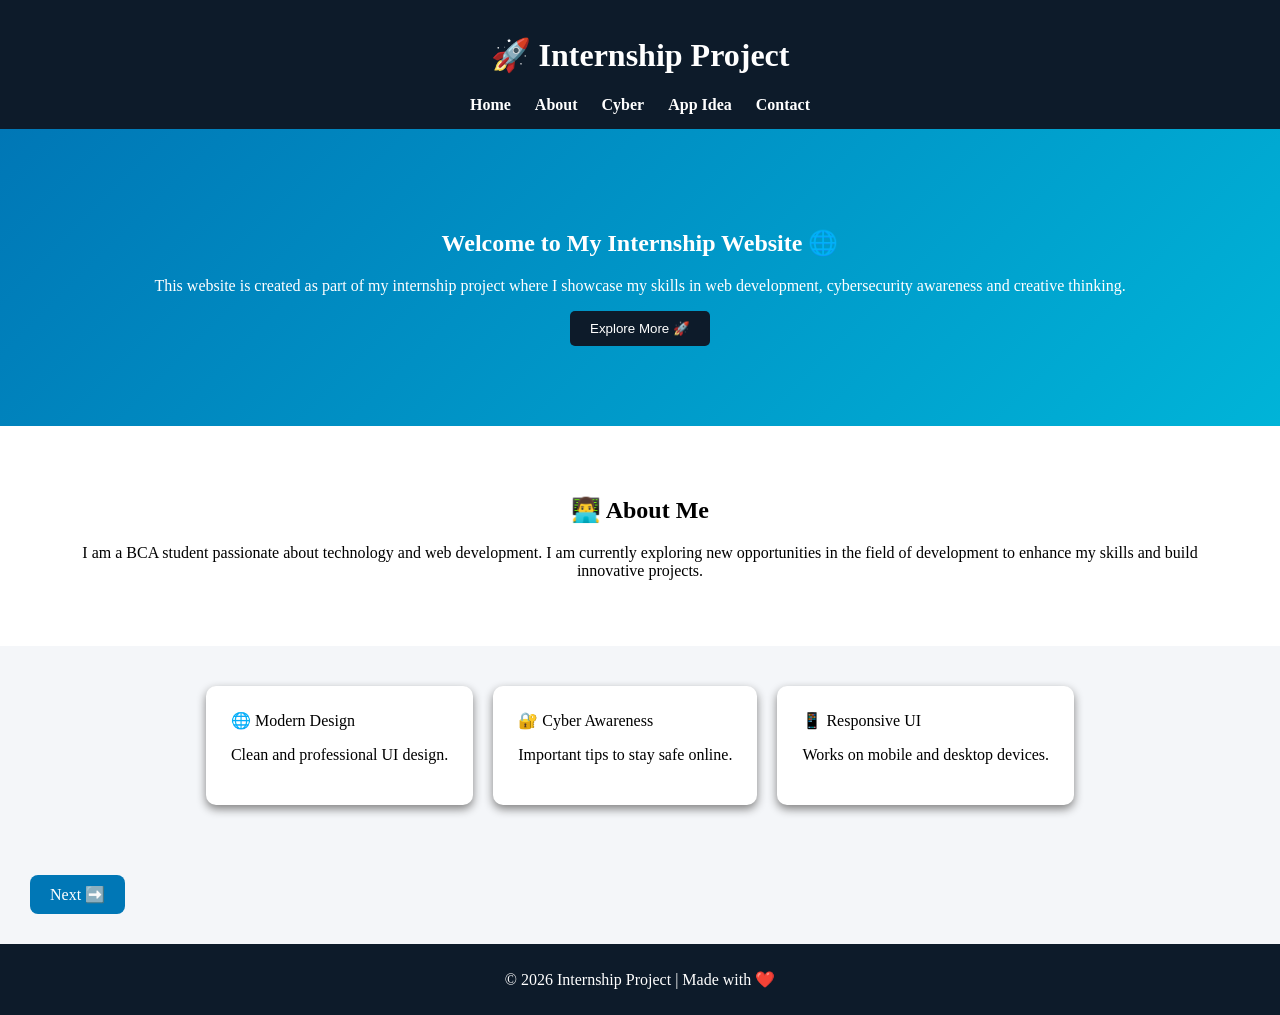
<file: index.html>
<!DOCTYPE html>
<html lang="en">
<head>
    <meta charset="UTF-8">
    <meta name="viewport" content="width=device-width, initial-scale=1.0">
    <title>Internship Project</title>
    <link rel="stylesheet" href="style.css">
</head>
<body>

<header>
    <h1>🚀 Internship Project</h1>
    <nav>
        <a href="index.html">Home</a>
        <a href="about.html">About</a>
        <a href="cybersecurity.html">Cyber</a>
        <a href="appidea.html">App Idea</a>
        <a href="contact.html">Contact</a>
    </nav>
</header>

<!-- HERO SECTION -->
<section class="hero fade-in">
    <h2>Welcome to My Internship Website 🌐</h2>
    <p>
        This website is created as part of my internship project where I showcase 
        my skills in web development, cybersecurity awareness and creative thinking.
    </p>
    <button onclick="showMsg()">Explore More 🚀</button>
</section>

<!-- ABOUT SHORT INTRO -->
<section class="intro slide-up">
    <h2>👨‍💻 About Me</h2>
    <p>
        I am a BCA student passionate about technology and web development.  
        I am currently exploring new opportunities in the field of development 
        to enhance my skills and build innovative projects.
    </p>
</section>

<!-- FEATURES -->
<section class="features">
    <div class="box zoom">
        🌐 Modern Design  
        <p>Clean and professional UI design.</p>
    </div>

    <div class="box zoom">
        🔐 Cyber Awareness  
        <p>Important tips to stay safe online.</p>
    </div>

    <div class="box zoom">
        📱 Responsive UI  
        <p>Works on mobile and desktop devices.</p>
    </div>
</section>
<div class="nav-buttons">
    <a href="about.html" class="btn">Next ➡️</a>
</div>

<footer>
    <p>© 2026 Internship Project | Made with ❤️</p>
</footer>

<script src="script.js"></script>
</body>
</html>
</file>
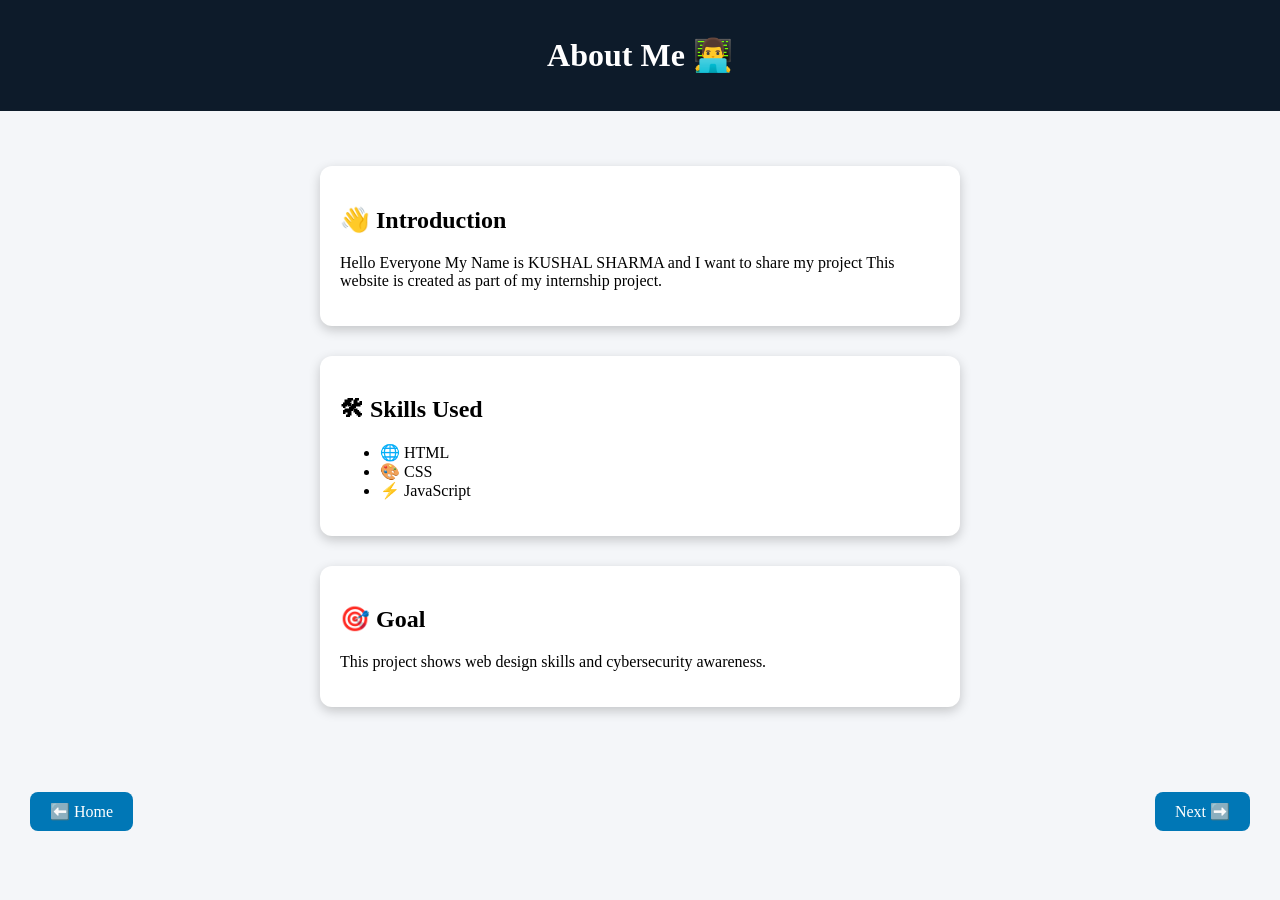
<file: about.html>
<!DOCTYPE html>
<html>
<head>
    <title>About</title>
    <link rel="stylesheet" href="style.css">
</head>
<body>

<header>
    <h1>About Me 👨‍💻</h1>
</header>

<section class="content center fade-in">
    <div class="card-box">
        <h2>👋 Introduction</h2>
        <p> Hello Everyone My Name is KUSHAL SHARMA and I want to share my project
            This website is created as part of my internship project.</p>
    </div>

    <div class="card-box">
        <h2>🛠 Skills Used</h2>
        <ul>
            <li>🌐 HTML</li>
            <li>🎨 CSS</li>
            <li>⚡ JavaScript</li>
        </ul>
    </div>

    <div class="card-box">
        <h2>🎯 Goal</h2>
        <p>This project shows web design skills and cybersecurity awareness.</p>
    </div>
</section>
<script src="script.js"></script>
<div class="nav-buttons">
    <a href="index.html" class="btn">⬅️ Home</a>
    <a href="cybersecurity.html" class="btn">Next ➡️</a>
</div>
</body>
</html>
</file>
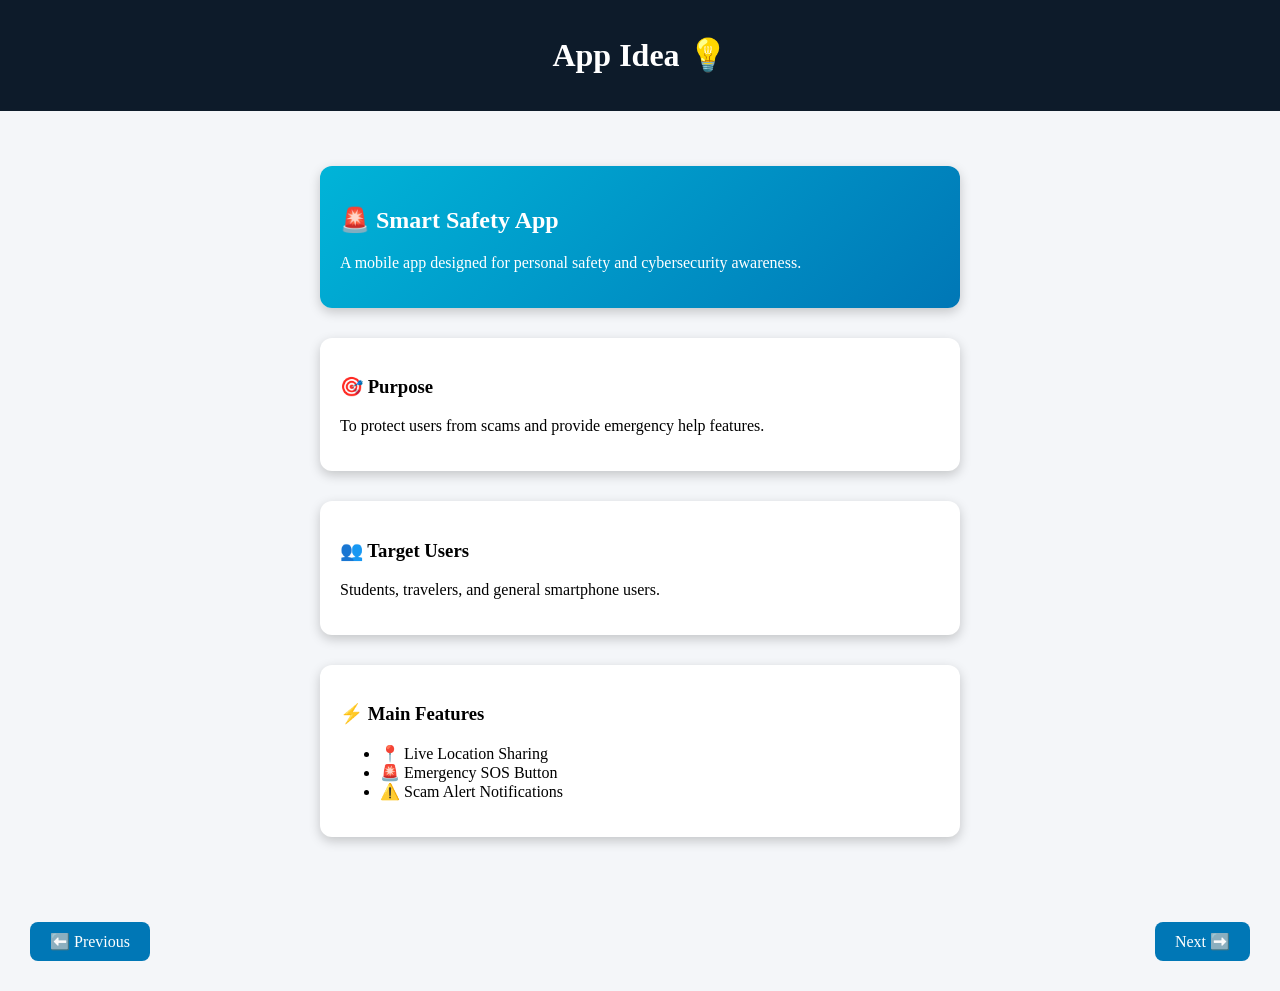
<file: appidea.html>
<!DOCTYPE html>
<html>
<head>
    <title>App Idea</title>
    <link rel="stylesheet" href="style.css">
</head>
<body>

<header>
    <h1>App Idea 💡</h1>
</header>

<section class="content center fade-in">

    <div class="card-box highlight">
        <h2>🚨 Smart Safety App</h2>
        <p>A mobile app designed for personal safety and cybersecurity awareness.</p>
    </div>

    <div class="card-box">
        <h3>🎯 Purpose</h3>
        <p>To protect users from scams and provide emergency help features.</p>
    </div>

    <div class="card-box">
        <h3>👥 Target Users</h3>
        <p>Students, travelers, and general smartphone users.</p>
    </div>

    <div class="card-box">
        <h3>⚡ Main Features</h3>
        <ul>
            <li>📍 Live Location Sharing</li>
            <li>🚨 Emergency SOS Button</li>
            <li>⚠️ Scam Alert Notifications</li>
        </ul>
    </div>

</section>
<script src="script.js"></script>
<div class="nav-buttons">
    <a href="cybersecurity.html" class="btn">⬅️ Previous</a>
    <a href="contact.html" class="btn">Next ➡️</a>
</div>
</body>
</html>
</file>
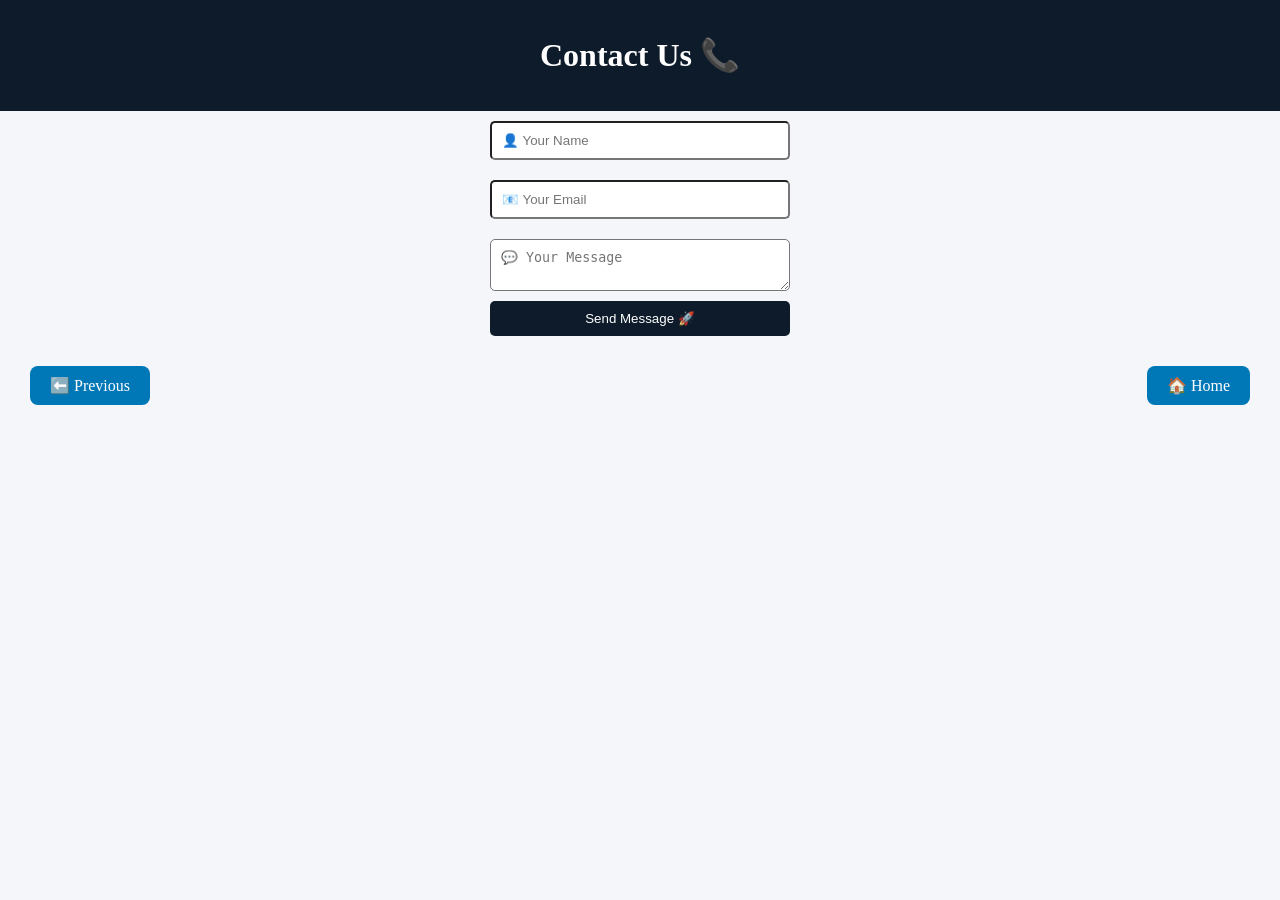
<file: contact.html>
<!DOCTYPE html>
<html>
<head>
    <title>Contact</title>
    <link rel="stylesheet" href="style.css">
</head>
<body>

<header>
    <h1>Contact Us 📞</h1>
</header>

<section class="form fade-in">
    <input type="text" placeholder="👤 Your Name">
    <input type="email" placeholder="📧 Your Email">
    <textarea placeholder="💬 Your Message"></textarea>
    <button>Send Message 🚀</button>
</section>
<script src="script.js"></script>
<div class="nav-buttons">
    <a href="appidea.html" class="btn">⬅️ Previous</a>
    <a href="index.html" class="btn">🏠 Home</a>
</div>
</body>
</html>
</file>
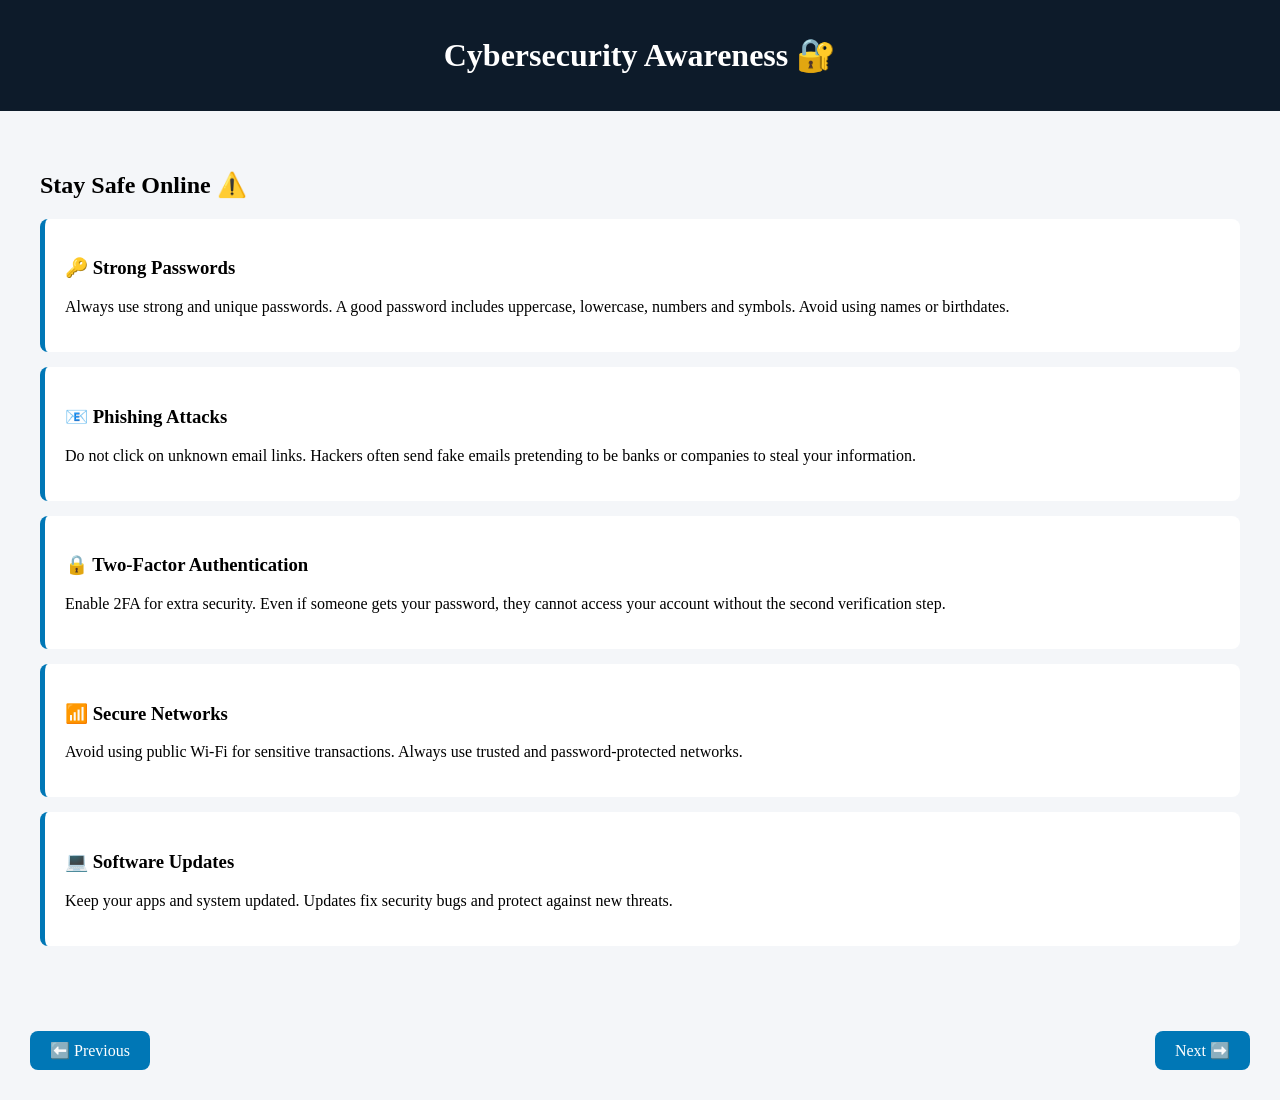
<file: cybersecurity.html>
<!DOCTYPE html>
<html>
<head>
    <title>Cybersecurity</title>
    <link rel="stylesheet" href="style.css">
</head>
<body>

<header>
    <h1>Cybersecurity Awareness 🔐</h1>
</header>

<section class="content fade-in">
    <h2>Stay Safe Online ⚠️</h2>

    <div class="cyber-box">
        <h3>🔑 Strong Passwords</h3>
        <p>Always use strong and unique passwords. A good password includes uppercase, lowercase, numbers and symbols. Avoid using names or birthdates.</p>
    </div>

    <div class="cyber-box">
        <h3>📧 Phishing Attacks</h3>
        <p>Do not click on unknown email links. Hackers often send fake emails pretending to be banks or companies to steal your information.</p>
    </div>

    <div class="cyber-box">
        <h3>🔒 Two-Factor Authentication</h3>
        <p>Enable 2FA for extra security. Even if someone gets your password, they cannot access your account without the second verification step.</p>
    </div>

    <div class="cyber-box">
        <h3>📶 Secure Networks</h3>
        <p>Avoid using public Wi-Fi for sensitive transactions. Always use trusted and password-protected networks.</p>
    </div>

    <div class="cyber-box">
        <h3>💻 Software Updates</h3>
        <p>Keep your apps and system updated. Updates fix security bugs and protect against new threats.</p>
    </div>

</section>
<script src="script.js"></script>
<div class="nav-buttons">
    <a href="about.html" class="btn">⬅️ Previous</a>
    <a href="appidea.html" class="btn">Next ➡️</a>
</div>
</body>
</html>
</file>
<file: style.css>
body {
    margin: 0;
    font-family: 'Segoe UI';
    background: #f4f6f9;
}

/* HEADER */
header {
    background: #0d1b2a;
    color: white;
    padding: 15px;
    text-align: center;
}

nav a {
    color: white;
    margin: 10px;
    text-decoration: none;
    font-weight: bold;
}

nav a:hover {
    color: #00b4d8;
}

/* HERO */
.hero {
    text-align: center;
    padding: 80px;
    background: linear-gradient(135deg, #0077b6, #00b4d8);
    color: white;
}

button {
    padding: 10px 20px;
    background: #0d1b2a;
    color: white;
    border: none;
    border-radius: 5px;
    cursor: pointer;
}

button:hover {
    background: #0077b6;
}

/* FEATURES */
.features {
    display: flex;
    justify-content: center;
    gap: 20px;
    padding: 40px;
}

.box {
    background: white;
    padding: 25px;
    border-radius: 10px;
    box-shadow: 0 4px 10px gray;
    transition: 0.3s;
}

.box:hover {
    transform: scale(1.05);
}

/* CONTENT */
.content {
    padding: 40px;
}

/* CYBER BOX */
.cyber-box {
    background: white;
    padding: 20px;
    margin: 15px 0;
    border-left: 5px solid #0077b6;
    border-radius: 8px;
}

/* FORM */
.form {
    display: flex;
    flex-direction: column;
    width: 300px;
    margin: auto;
}

input, textarea {
    margin: 10px 0;
    padding: 10px;
    border-radius: 5px;
}

/* FOOTER */
footer {
    text-align: center;
    background: #0d1b2a;
    color: white;
    padding: 10px;
}
/* CENTER ALIGN */
.center {
    display: flex;
    flex-direction: column;
    align-items: center;
}

/* CARD DESIGN */
.card-box {
    background: white;
    padding: 20px;
    margin: 15px;
    width: 80%;
    max-width: 600px;
    border-radius: 12px;
    box-shadow: 0 4px 12px rgba(0,0,0,0.2);
    transition: 0.3s;
}

.card-box:hover {
    transform: translateY(-5px);
}

/* HIGHLIGHT CARD */
.highlight {
    background: linear-gradient(135deg, #00b4d8, #0077b6);
    color: white;
}/* ANIMATIONS */

/* Fade In */
.fade-in {
    animation: fadeIn 2s ease-in;
}

@keyframes fadeIn {
    from { opacity: 0; }
    to { opacity: 1; }
}

/* Slide Up */
.slide-up {
    animation: slideUp 1.5s ease;
}

@keyframes slideUp {
    from {
        transform: translateY(50px);
        opacity: 0;
    }
    to {
        transform: translateY(0);
        opacity: 1;
    }
}

/* Zoom Effect */
.zoom {
    transition: 0.3s;
}

.zoom:hover {
    transform: scale(1.08);
}

/* Intro Section */
.intro {
    text-align: center;
    padding: 50px;
    background: #ffffff;
}/* ===== GLOBAL ANIMATIONS ===== */

/* Fade In for all sections */
.fade-in {
    animation: fadeIn 1.5s ease-in;
}

@keyframes fadeIn {
    from { opacity: 0; }
    to { opacity: 1; }
}

/* Smooth Slide */
.slide-up {
    animation: slideUp 1.2s ease;
}

@keyframes slideUp {
    from {
        transform: translateY(40px);
        opacity: 0;
    }
    to {
        transform: translateY(0);
        opacity: 1;
    }
}

/* Card Hover Effect */
.card-box, .box {
    transition: all 0.3s ease;
}

.card-box:hover, .box:hover {
    transform: translateY(-5px) scale(1.03);
}

/* Button Hover */
button {
    transition: 0.3s;
}

button:hover {
    transform: scale(1.05);
}/* ===== PAGE TRANSITION ===== */

/* Start hidden */
body {
    opacity: 0;
    transition: opacity 0.5s ease-in-out;
}

/* Visible after load */
body.loaded {
    opacity: 1;
}
/* NAV BUTTONS */
.nav-buttons {
    display: flex;
    justify-content: space-between;
    padding: 30px;
}

.btn {
    text-decoration: none;
    background: #0077b6;
    color: white;
    padding: 10px 20px;
    border-radius: 8px;
    transition: 0.3s;
}

.btn:hover {
    background: #00b4d8;
    transform: scale(1.05);
}
</file>
